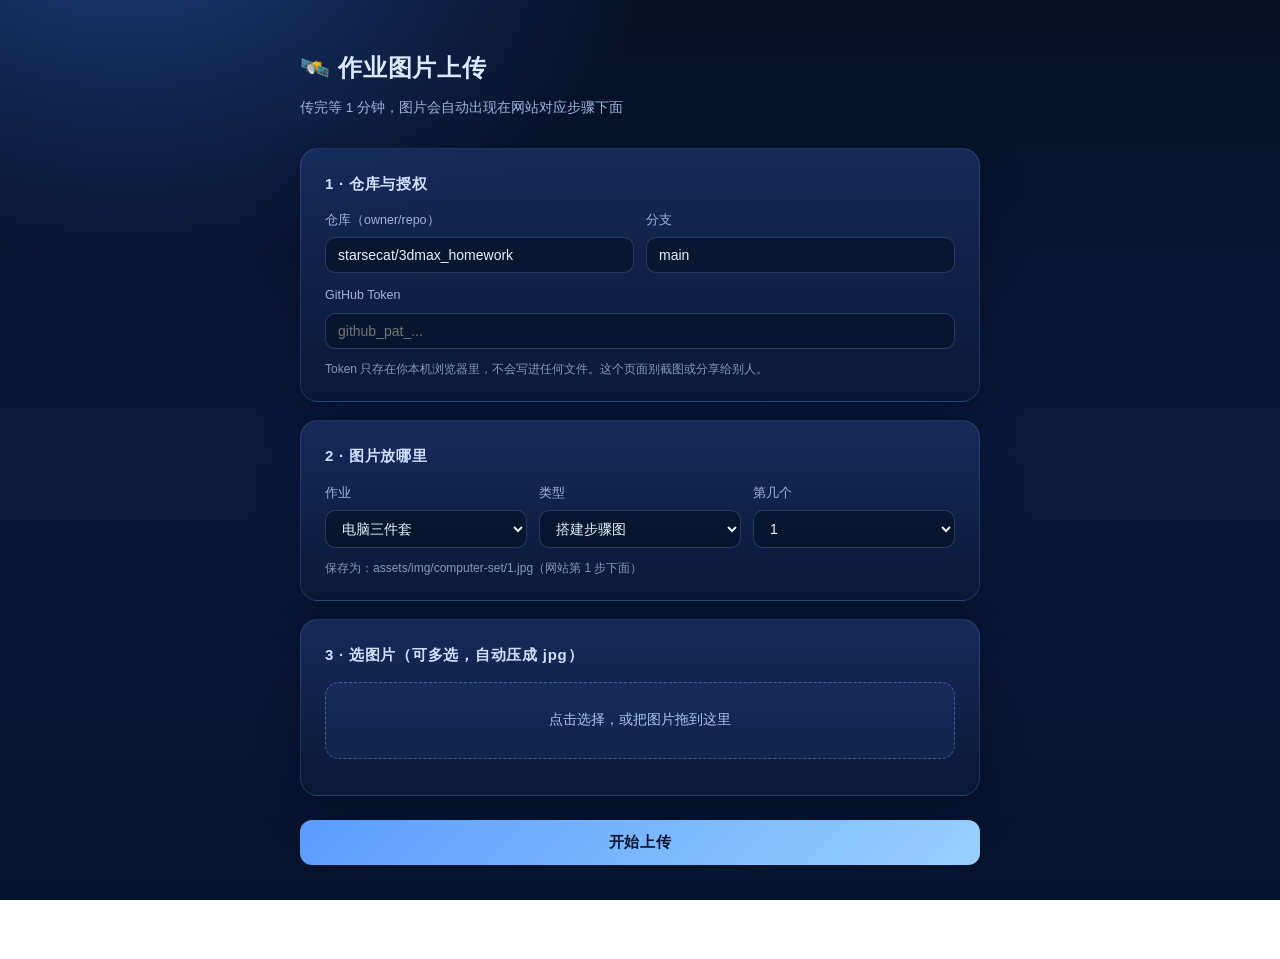
<file: upload.html>
<!DOCTYPE html>
<html lang="zh-CN">
<head>
<meta charset="UTF-8">
<meta name="viewport" content="width=device-width, initial-scale=1">
<title>作业图片上传</title>
<style>
*{box-sizing:border-box}
body{
  margin:0;min-height:100vh;color:#e8f0ff;line-height:1.7;
  font-family:-apple-system,BlinkMacSystemFont,"Segoe UI","PingFang SC","Microsoft YaHei",sans-serif;
  background:radial-gradient(900px 600px at 10% -10%,#1b3c7a 0%,transparent 60%),
             linear-gradient(180deg,#060f24,#0a1a3d 50%,#07132c);
  background-attachment:fixed;
}
.wrap{max-width:720px;margin:0 auto;padding:48px 20px 80px}
h1{font-size:24px;margin:0 0 8px;color:#dce9ff;letter-spacing:.03em}
.sub{margin:0 0 28px;font-size:13.5px;color:#9db4dd}
.card{
  margin-bottom:18px;padding:22px 24px;
  background:linear-gradient(180deg,rgba(24,48,98,.8),rgba(11,25,56,.88));
  border:1px solid rgba(125,170,255,.18);
  border-radius:18px;
  box-shadow:0 18px 40px rgba(0,8,30,.4);
}
.card h2{margin:0 0 14px;font-size:15px;color:#cfe0ff;letter-spacing:.05em;font-weight:600}
.row{display:grid;grid-template-columns:1fr 1fr;gap:12px}
.row3{display:grid;grid-template-columns:1fr 1fr 1fr;gap:12px}
label{display:block;font-size:12.5px;color:#9db4dd}
input,select{
  width:100%;margin-top:6px;padding:9px 12px;
  font-size:14px;color:#e8f0ff;font-family:inherit;
  background:rgba(8,20,44,.85);
  border:1px solid rgba(125,170,255,.25);
  border-radius:10px;outline:none;
}
input:focus,select:focus{border-color:rgba(140,190,255,.6)}
.hint{margin:10px 0 0;font-size:12px;color:#8399bf}
.pick{
  margin-top:4px;padding:26px 18px;text-align:center;cursor:pointer;
  border:1px dashed rgba(125,180,255,.4);border-radius:14px;
  background:rgba(60,110,200,.10);
  font-size:13.5px;color:#a8c6f5;
}
.pick.over{background:rgba(80,140,255,.22);border-color:rgba(150,200,255,.7)}
.pick input{display:none}
ul{list-style:none;margin:14px 0 0;padding:0}
li{
  display:flex;align-items:center;gap:12px;
  padding:9px 12px;margin-bottom:8px;
  background:rgba(10,24,52,.6);border-radius:10px;
  font-size:13px;color:#c6d6f2;
}
li img{width:44px;height:44px;object-fit:cover;border-radius:8px;flex:0 0 44px}
li .name{flex:1;min-width:0;overflow:hidden;text-overflow:ellipsis;white-space:nowrap}
li .size{color:#8fa6cd;font-size:12px;flex:0 0 auto}
li .st{font-size:12px;flex:0 0 auto}
.ok{color:#7ee0a8}
.err{color:#ff9b9b}
button{
  width:100%;margin-top:6px;padding:13px;
  font-size:15px;font-weight:600;letter-spacing:.04em;
  color:#04122c;cursor:pointer;
  background:linear-gradient(135deg,#5b9bff,#9ad0ff);
  border:none;border-radius:12px;
}
button:disabled{opacity:.5;cursor:not-allowed}
#msg{margin:14px 0 0;font-size:13px;color:#a8c6f5;white-space:pre-wrap}
</style>
</head>
<body>
<div class="wrap">
  <h1>🛰️ 作业图片上传</h1>
  <p class="sub">传完等 1 分钟，图片会自动出现在网站对应步骤下面</p>

  <section class="card">
    <h2>1 · 仓库与授权</h2>
    <div class="row">
      <label>仓库（owner/repo）<input id="repo" placeholder="starsecat/3dmax_homework"></label>
      <label>分支<input id="branch" placeholder="main"></label>
    </div>
    <label style="margin-top:12px;display:block">GitHub Token
      <input id="token" type="password" placeholder="github_pat_...">
    </label>
    <p class="hint">Token 只存在你本机浏览器里，不会写进任何文件。这个页面别截图或分享给别人。</p>
  </section>

  <section class="card">
    <h2>2 · 图片放哪里</h2>
    <div class="row3">
      <label>作业
        <select id="work">
          <option value="computer-set">电脑三件套</option>
          <option value="cartoon-house">卡通小房子</option>
          <option value="sofa">沙发</option>
        </select>
      </label>
      <label>类型
        <select id="kind">
          <option value="step">搭建步骤图</option>
          <option value="log">问题记录图</option>
        </select>
      </label>
      <label>第几个
        <select id="idx"></select>
      </label>
    </div>
    <p class="hint" id="path"></p>
  </section>

  <section class="card">
    <h2>3 · 选图片（可多选，自动压成 jpg）</h2>
    <label class="pick" id="pick">
      点击选择，或把图片拖到这里
      <input id="file" type="file" accept="image/*" multiple>
    </label>
    <ul id="list"></ul>
  </section>

  <button id="btn">开始上传</button>
  <p id="msg"></p>
</div>

<script>
const $ = s => document.querySelector(s);
const repoEl = $('#repo'), branchEl = $('#branch'), tokenEl = $('#token');
const workEl = $('#work'), kindEl = $('#kind'), idxEl = $('#idx');
const pickEl = $('#pick'), fileEl = $('#file'), listEl = $('#list');
const btn = $('#btn'), msg = $('#msg'), pathEl = $('#path');

let queue = [];

/* 记住上次填的内容 */
repoEl.value   = localStorage.getItem('up_repo')   || 'starsecat/3dmax_homework';
branchEl.value = localStorage.getItem('up_branch') || 'main';
tokenEl.value  = localStorage.getItem('up_token')  || '';
repoEl.oninput   = () => localStorage.setItem('up_repo', repoEl.value.trim());
branchEl.oninput = () => localStorage.setItem('up_branch', branchEl.value.trim());
tokenEl.oninput  = () => localStorage.setItem('up_token', tokenEl.value.trim());

for (let i = 1; i <= 6; i++){
  const o = document.createElement('option');
  o.value = o.textContent = i;
  idxEl.appendChild(o);
}

/* 路径 */
function baseName(){
  const n = idxEl.value;
  return kindEl.value === 'step' ? n : 'log' + n;
}
function nameFor(i){
  return i === 0 ? baseName() + '.jpg' : baseName() + '-' + (i + 1) + '.jpg';
}
function dir(){ return 'assets/img/' + workEl.value; }

function preview(){
  const n = idxEl.value;
  pathEl.textContent = '保存为：' + dir() + '/' + baseName() + '.jpg'
    + (kindEl.value === 'step'
        ? '（网站第 ' + n + ' 步下面）'
        : '（网站第 ' + n + ' 条问题记录下面）');
}
workEl.onchange = kindEl.onchange = idxEl.onchange = () => { preview(); rebuildPaths(); };
preview();

/* 压缩 */
async function compress(file, maxSide = 1600, quality = 0.82){
  const bmp = await createImageBitmap(file);
  const scale = Math.min(1, maxSide / Math.max(bmp.width, bmp.height));
  const w = Math.round(bmp.width * scale);
  const h = Math.round(bmp.height * scale);
  const c = document.createElement('canvas');
  c.width = w; c.height = h;
  c.getContext('2d').drawImage(bmp, 0, 0, w, h);
  return await new Promise(r => c.toBlob(r, 'image/jpeg', quality));
}

/* 选文件 */
async function addFiles(files){
  const imgs = [...files].filter(f => f.type.startsWith('image/'));
  if (!imgs.length) return;
  btn.disabled = true;

  for (const f of imgs){
    const item = { file: f, blob: null, url: '', path: '', state: '压缩中…' };
    queue.push(item);
    render();
    try{
      item.blob = await compress(f);
      item.url  = URL.createObjectURL(item.blob);
      item.state = '待上传';
    }catch (e){
      item.state = '压缩失败（请转成 jpg/png）';
    }
  }

  rebuildPaths();
  btn.disabled = false;
}

fileEl.onchange = e => addFiles(e.target.files);

['dragenter','dragover'].forEach(t => pickEl.addEventListener(t, e => {
  e.preventDefault(); pickEl.classList.add('over');
}));
['dragleave','drop'].forEach(t => pickEl.addEventListener(t, e => {
  e.preventDefault(); pickEl.classList.remove('over');
}));
pickEl.addEventListener('drop', e => addFiles(e.dataTransfer.files));

function rebuildPaths(){
  queue.forEach((it, i) => it.path = dir() + '/' + nameFor(i));
  render();
}

function render(){
  listEl.innerHTML = queue.map(it => `
    <li>
      ${it.url ? `<img src="${it.url}" alt="">` : ''}
      <span class="name">${it.path || it.file.name}</span>
      <span class="size">${Math.round((it.blob || it.file).size / 1024)} KB</span>
      <span class="st ${it.state === '完成' ? 'ok' : (it.state.includes('失败') ? 'err' : '')}">${it.state}</span>
    </li>`).join('');
}

/* 上传到 GitHub */
function b64(blob){
  return new Promise((res, rej) => {
    const r = new FileReader();
    r.onload = () => res(String(r.result).split(',')[1]);
    r.onerror = rej;
    r.readAsDataURL(blob);
  });
}

async function put(path, blob, token, repo, branch){
  const api = 'https://api.github.com/repos/' + repo + '/contents/' + path;
  const headers = {
    'Authorization': 'Bearer ' + token,
    'Accept': 'application/vnd.github+json',
    'X-GitHub-Api-Version': '2022-11-28'
  };

  let sha = null;
  const head = await fetch(api + '?ref=' + branch, { headers });
  if (head.ok){
    sha = (await head.json()).sha;
  } else if (head.status !== 404){
    throw new Error('读取失败 HTTP ' + head.status);
  }

  const body = { message: '上传图片：' + path, content: await b64(blob), branch };
  if (sha) body.sha = sha;

  const res = await fetch(api, {
    method: 'PUT',
    headers: { ...headers, 'Content-Type': 'application/json' },
    body: JSON.stringify(body)
  });

  if (!res.ok){
    const t = await res.text();
    throw new Error('HTTP ' + res.status + ' ' + t.slice(0, 160));
  }
}

btn.onclick = async () => {
  const token  = tokenEl.value.trim();
  const repo   = repoEl.value.trim();
  const branch = branchEl.value.trim() || 'main';

  if (!token) return msg.textContent = '请先填 GitHub Token';
  if (!repo.includes('/')) return msg.textContent = '仓库要写成 owner/repo';

  const todo = queue.filter(it => it.blob && it.state !== '完成');
  if (!todo.length) return msg.textContent = '还没有可上传的图片';

  btn.disabled = true;
  msg.textContent = '';

  for (const it of todo){
    it.state = '上传中…';
    render();
    try{
      await put(it.path, it.blob, token, repo, branch);
      it.state = '完成';
    }catch (e){
      it.state = '失败';
      msg.textContent = it.path + ' 上传失败：' + e.message;
    }
    render();
  }

  btn.disabled = false;
  const ok = queue.filter(it => it.state === '完成').length;
  const [owner, name] = repo.split('/');
  msg.textContent = `完成 ${ok} 张。等 1 分钟刷新网站：\nhttps://${owner}.github.io/${name}/#/${workEl.value}`;
};
</script>
</body>
</html>
</file>
